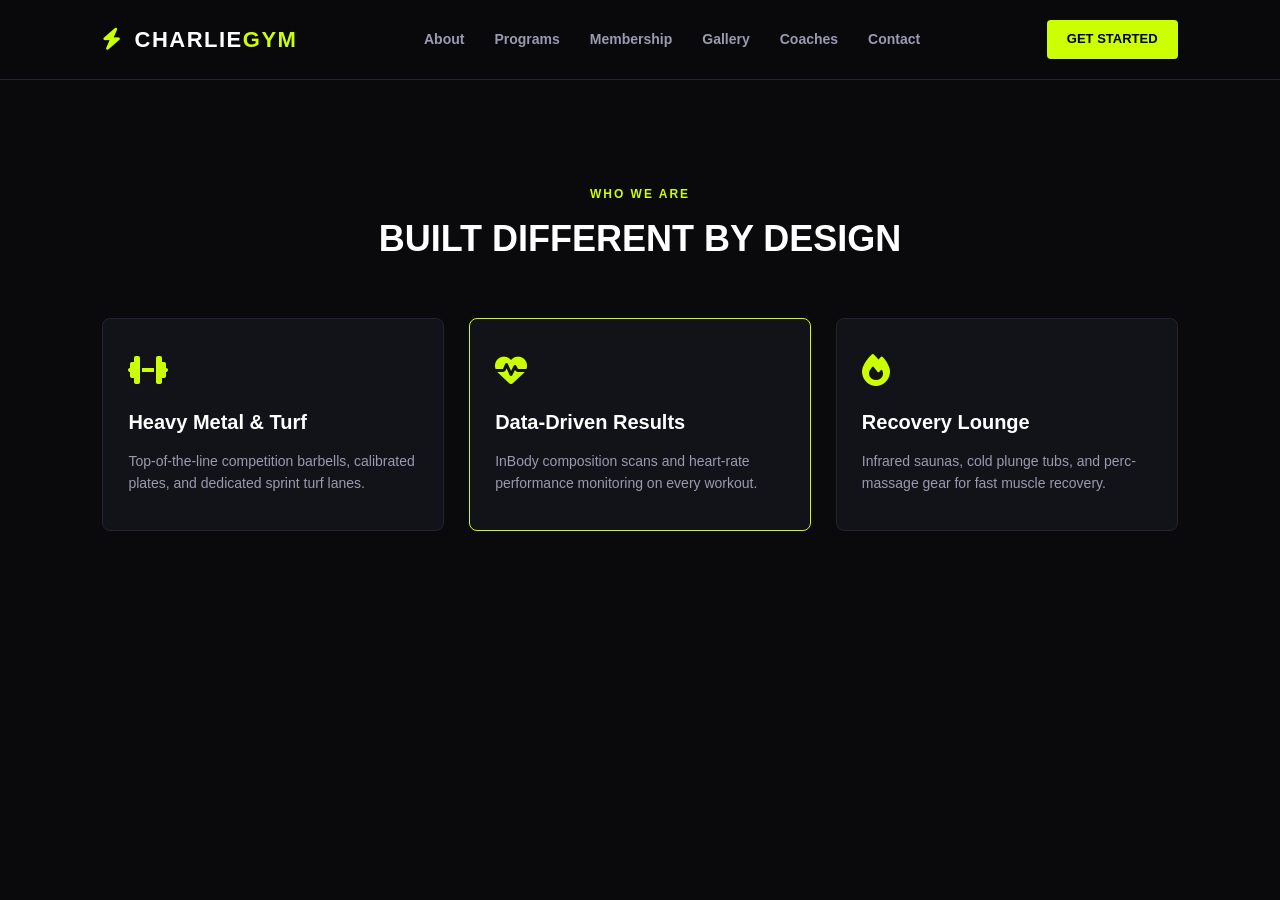
<file: about.html>
<!DOCTYPE html>
<html lang="en">
<head>
    <meta charset="UTF-8">
    <meta name="viewport" content="width=device-width, initial-scale=1.0">
    <title>IRON VAULT - Fitness & Performance</title>
    
    <link rel="stylesheet" href="style.css">
    <link rel="stylesheet" href="https://cdnjs.cloudflare.com/ajax/libs/font-awesome/6.5.2/css/all.min.css">
</head>
<body>

    <!-- NAVIGATION -->
    <nav class="navbar">
        <a href="hero.html" class="logo">
            <i class="fa-solid fa-bolt"></i> CHARLIE<span>GYM</span>
        </a>

        <input type="checkbox" id="menu-toggle" class="menu-toggle">
        <label for="menu-toggle" class="menu-toggle-label" aria-label="Toggle navigation">
            <i class="fa-solid fa-bars"></i>
        </label>

        <div class="nav-links">
            <a href="about.html">About</a>
            <a href="programs.html">Programs</a>
            <a href="Membership.html">Membership</a>
            <a href="gallery.html">Gallery</a>
            <a href="Coaches.html">Coaches</a>
            <a href="contact.html">Contact</a>
        </div>

        <a href="#pricing" class="nav-btn">Get Started</a>
    </nav>

     <!-- ABOUT SECTION -->
    <section id="about" class="about-section">
        <div class="section-title">
            <span>WHO WE ARE</span>
            <h2>BUILT DIFFERENT BY DESIGN</h2>
        </div>

        <div class="about-grid">
            <div class="about-card">
                <i class="fa-solid fa-dumbbell"></i>
                <h3>Heavy Metal & Turf</h3>
                <p>Top-of-the-line competition barbells, calibrated plates, and dedicated sprint turf lanes.</p>
            </div>
            <div class="about-card highlight">
                <i class="fa-solid fa-heart-pulse"></i>
                <h3>Data-Driven Results</h3>
                <p>InBody composition scans and heart-rate performance monitoring on every workout.</p>
            </div>
            <div class="about-card">
                <i class="fa-solid fa-fire"></i>
                <h3>Recovery Lounge</h3>
                <p>Infrared saunas, cold plunge tubs, and perc-massage gear for fast muscle recovery.</p>
            </div>
        </div>
    </section>
    
</body>
</html>
</file>
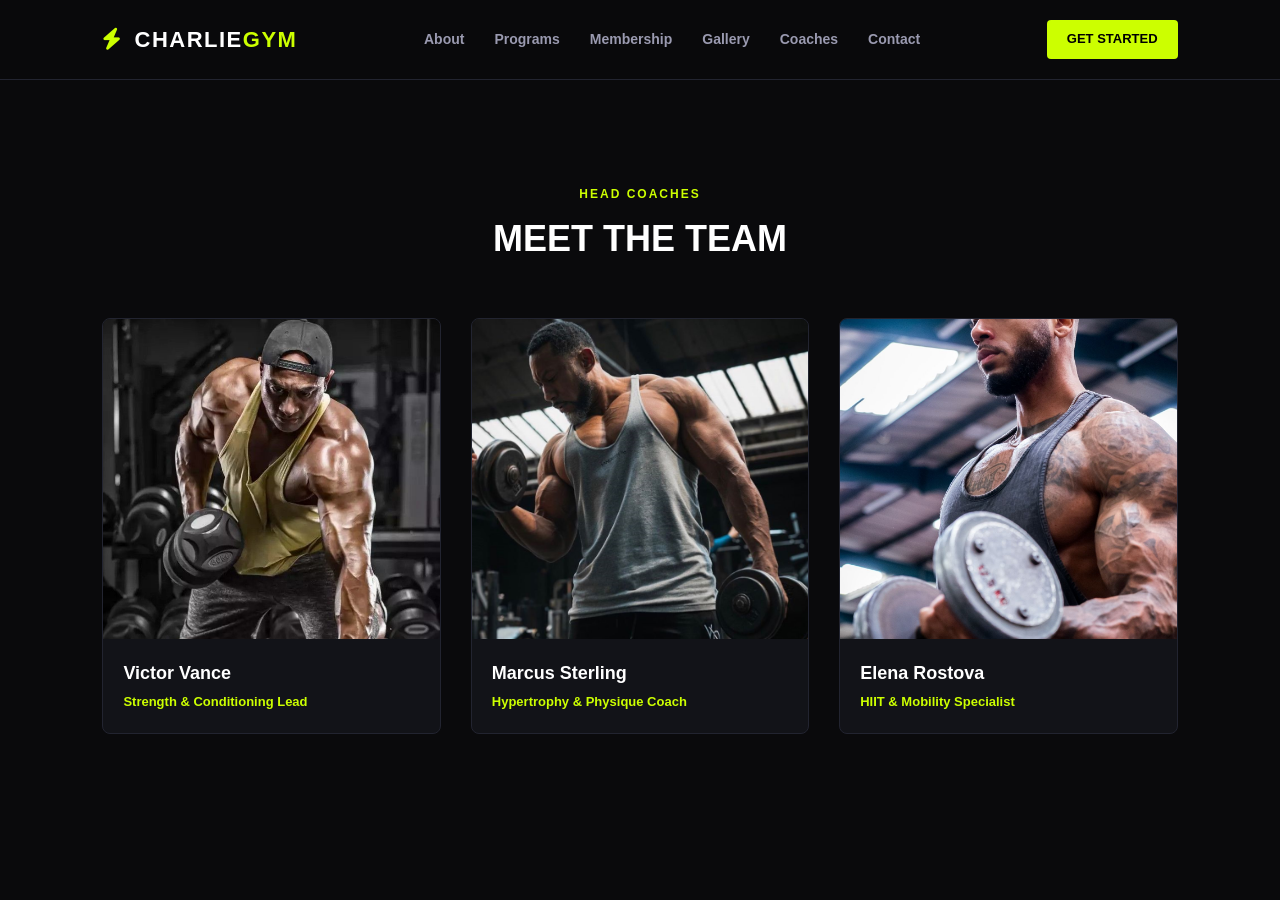
<file: Coaches.html>
<!DOCTYPE html>
<html lang="en">
<head>
    <meta charset="UTF-8">
    <meta name="viewport" content="width=device-width, initial-scale=1.0">
    <title>IRON VAULT - Fitness & Performance</title>
    
    <link rel="stylesheet" href="style.css">
    <link rel="stylesheet" href="https://cdnjs.cloudflare.com/ajax/libs/font-awesome/6.5.2/css/all.min.css">
</head>
<body>

   <!-- NAVIGATION -->
    <nav class="navbar">
        <a href="hero.html" class="logo">
            <i class="fa-solid fa-bolt"></i> CHARLIE<span>GYM</span>
        </a>

        <input type="checkbox" id="menu-toggle" class="menu-toggle">
        <label for="menu-toggle" class="menu-toggle-label" aria-label="Toggle navigation">
            <i class="fa-solid fa-bars"></i>
        </label>

        <div class="nav-links">
            <a href="about.html">About</a>
            <a href="programs.html">Programs</a>
            <a href="Membership.html">Membership</a>
            <a href="gallery.html">Gallery</a>
            <a href="Coaches.html">Coaches</a>
            <a href="contact.html">Contact</a>
        </div>

        <a href="#pricing" class="nav-btn">Get Started</a>
    </nav>

         <!-- COACHES SECTION -->
    <section id="trainers" class="trainers-section">
        <div class="section-title">
            <span>HEAD COACHES</span>
            <h2>MEET THE TEAM</h2>
        </div>

        <div class="trainers-grid">
            <div class="trainer-card">
                <div class="trainer-img">
                    <img src="imagemedia/x10.png" alt="Coach Victor">
                </div>
                <div class="trainer-info">
                    <h3>Victor Vance</h3>
                    <span>Strength & Conditioning Lead</span>
                </div>
            </div>

            <div class="trainer-card">
                <div class="trainer-img">
                    <img src="imagemedia/x11.png" alt="Coach Marcus">
                </div>
                <div class="trainer-info">
                    <h3>Marcus Sterling</h3>
                    <span>Hypertrophy & Physique Coach</span>
                </div>
            </div>

            <div class="trainer-card">
                <div class="trainer-img">
                    <img src="imagemedia/x12.png" alt="Coach Elena">
                </div>
                <div class="trainer-info">
                    <h3>Elena Rostova</h3>
                    <span>HIIT & Mobility Specialist</span>
                </div>
            </div>
        </div>
    </section>
        

    
    
</body>
</html>
</file>
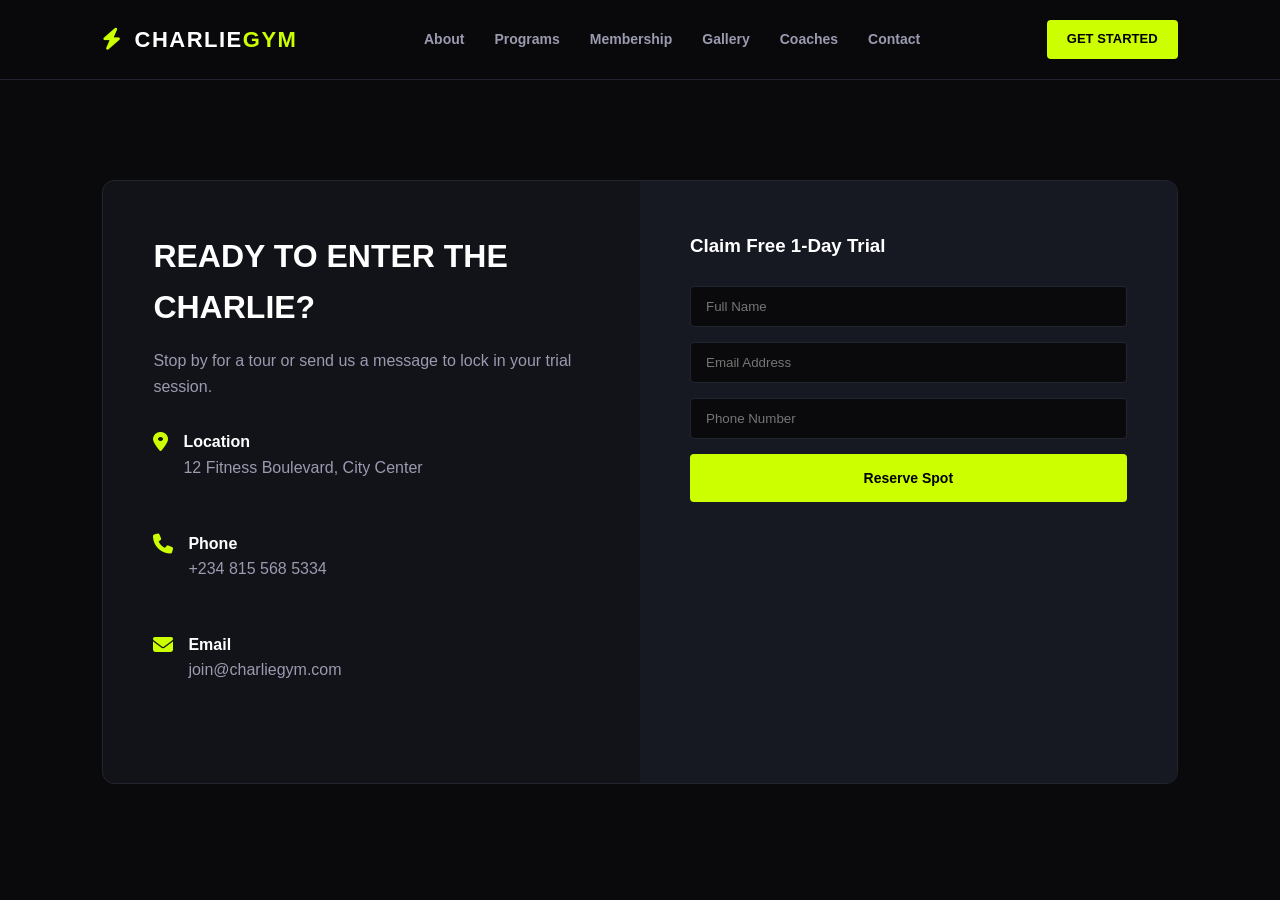
<file: contact.html>
<!DOCTYPE html>
<html lang="en">
<head>
    <meta charset="UTF-8">
    <meta name="viewport" content="width=device-width, initial-scale=1.0">
    <title>IRON VAULT - Fitness & Performance</title>
    
    <link rel="stylesheet" href="style.css">
    <link rel="stylesheet" href="https://cdnjs.cloudflare.com/ajax/libs/font-awesome/6.5.2/css/all.min.css">
</head>
<body>

    <!-- NAVIGATION -->
    <nav class="navbar">
        <a href="hero.html" class="logo">
            <i class="fa-solid fa-bolt"></i> CHARLIE<span>GYM</span>
        </a>

        <input type="checkbox" id="menu-toggle" class="menu-toggle">
        <label for="menu-toggle" class="menu-toggle-label" aria-label="Toggle navigation">
            <i class="fa-solid fa-bars"></i>
        </label>

        <div class="nav-links">
            <a href="about.html">About</a>
            <a href="programs.html">Programs</a>
            <a href="Membership.html">Membership</a>
            <a href="gallery.html">Gallery</a>
            <a href="Coaches.html">Coaches</a>
            <a href="contact.html">Contact</a>
        </div>

        <a href="#pricing" class="nav-btn">Get Started</a>
    </nav>


         <!-- CONTACT SECTION -->
    <section id="contact" class="contact-section">
        <div class="contact-box">
            <div class="contact-info">
                <h2>READY TO ENTER THE CHARLIE?</h2>
                <p>Stop by for a tour or send us a message to lock in your trial session.</p>

                <div class="info-item">
                    <i class="fa-solid fa-location-dot"></i>
                    <div>
                        <strong>Location</strong>
                        <p>12 Fitness Boulevard, City Center</p>
                    </div>
                </div>

                <div class="info-item">
                    <i class="fa-solid fa-phone"></i>
                    <div>
                        <strong>Phone</strong>
                        <p>+234 815 568 5334</p>
                    </div>
                </div>

                <div class="info-item">
                    <i class="fa-solid fa-envelope"></i>
                    <div>
                        <strong>Email</strong>
                        <p>join@charliegym.com</p>
                    </div>
                </div>
            </div>

            <form class="contact-form" onsubmit="event.preventDefault();">
                <h3>Claim Free 1-Day Trial</h3>
                <input type="text" placeholder="Full Name" required>
                <input type="email" placeholder="Email Address" required>
                <input type="tel" placeholder="Phone Number" required>
                <button type="submit" class="btn btn-primary">Reserve Spot</button>
            </form>
        </div>
    </section>

    
    
</body>
</html>
</file>
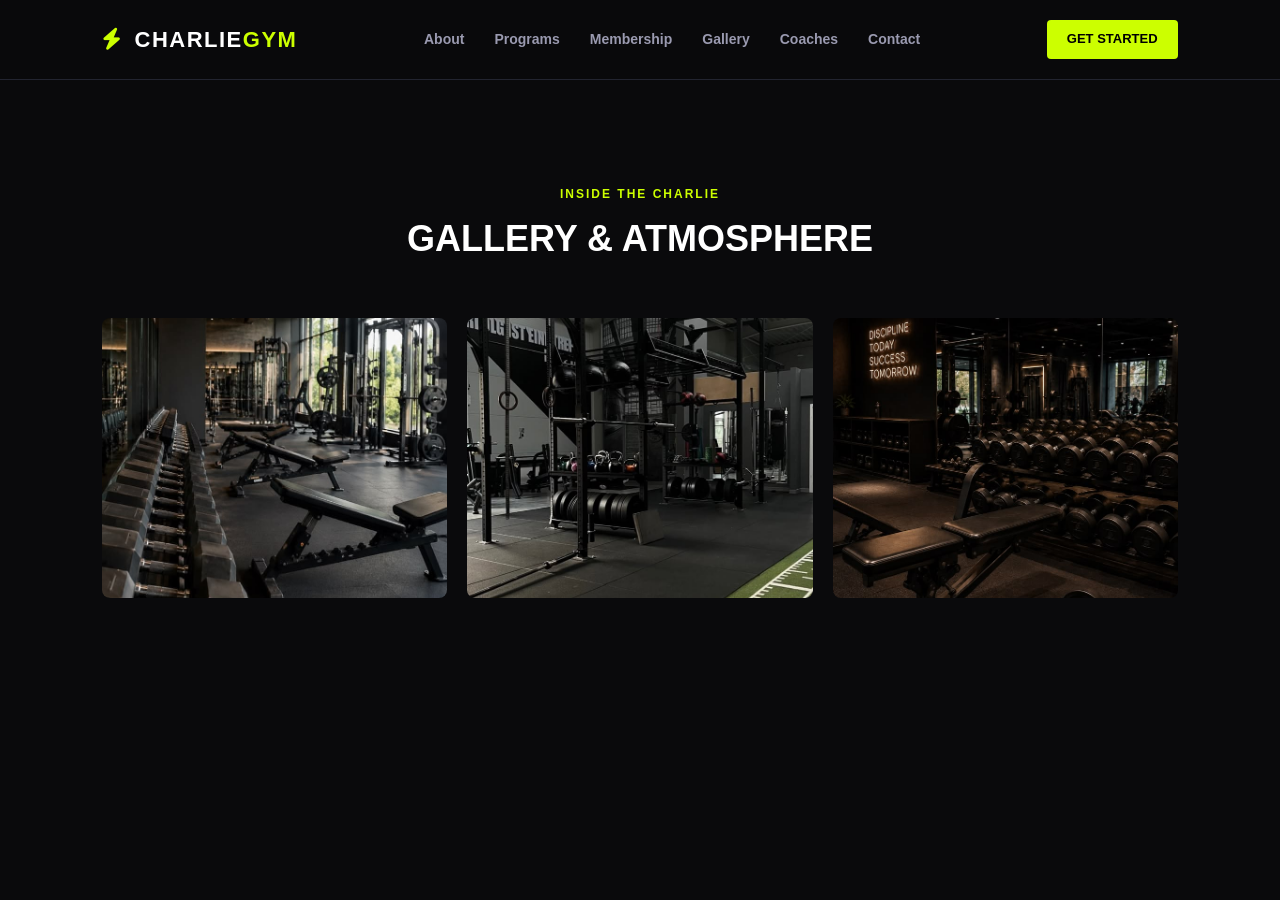
<file: gallery.html>
<!DOCTYPE html>
<html lang="en">
<head>
    <meta charset="UTF-8">
    <meta name="viewport" content="width=device-width, initial-scale=1.0">
    <title>IRON VAULT - Fitness & Performance</title>
    
    <link rel="stylesheet" href="style.css">
    <link rel="stylesheet" href="https://cdnjs.cloudflare.com/ajax/libs/font-awesome/6.5.2/css/all.min.css">
</head>
<body>

    <!-- NAVIGATION -->
    <nav class="navbar">
        <a href="hero.html" class="logo">
            <i class="fa-solid fa-bolt"></i> CHARLIE<span>GYM</span>
        </a>

        <input type="checkbox" id="menu-toggle" class="menu-toggle">
        <label for="menu-toggle" class="menu-toggle-label" aria-label="Toggle navigation">
            <i class="fa-solid fa-bars"></i>
        </label>

        <div class="nav-links">
            <a href="about.html">About</a>
            <a href="programs.html">Programs</a>
            <a href="Membership.html">Membership</a>
            <a href="gallery.html">Gallery</a>
            <a href="Coaches.html">Coaches</a>
            <a href="contact.html">Contact</a>
        </div>

        <a href="#pricing" class="nav-btn">Get Started</a>
    </nav>

         <!-- GALLERY SECTION -->
    <section id="gallery" class="gallery-section">
        <div class="section-title">
            <span>INSIDE THE CHARLIE</span>
            <h2>GALLERY & ATMOSPHERE</h2>
        </div>

        <div class="gallery-grid">
            <div class="gallery-item item-large">
                <img src="imagemedia/x4.png" alt="Gym Floor">
                <div class="overlay"><span>Weight Room</span></div>
            </div>
            <div class="gallery-item">
                <img src="imagemedia/x5.png" alt="Turf Zone">
                <div class="overlay"><span>Sprints & Turf</span></div>
            </div>
            <div class="gallery-item">
                <img src="imagemedia/x7.png" alt="Sauna">
                <div class="overlay"><span>Cold Plunge & Sauna</span></div>
            </div>
        </div>
    </section>

    
    
</body>
</html>
</file>
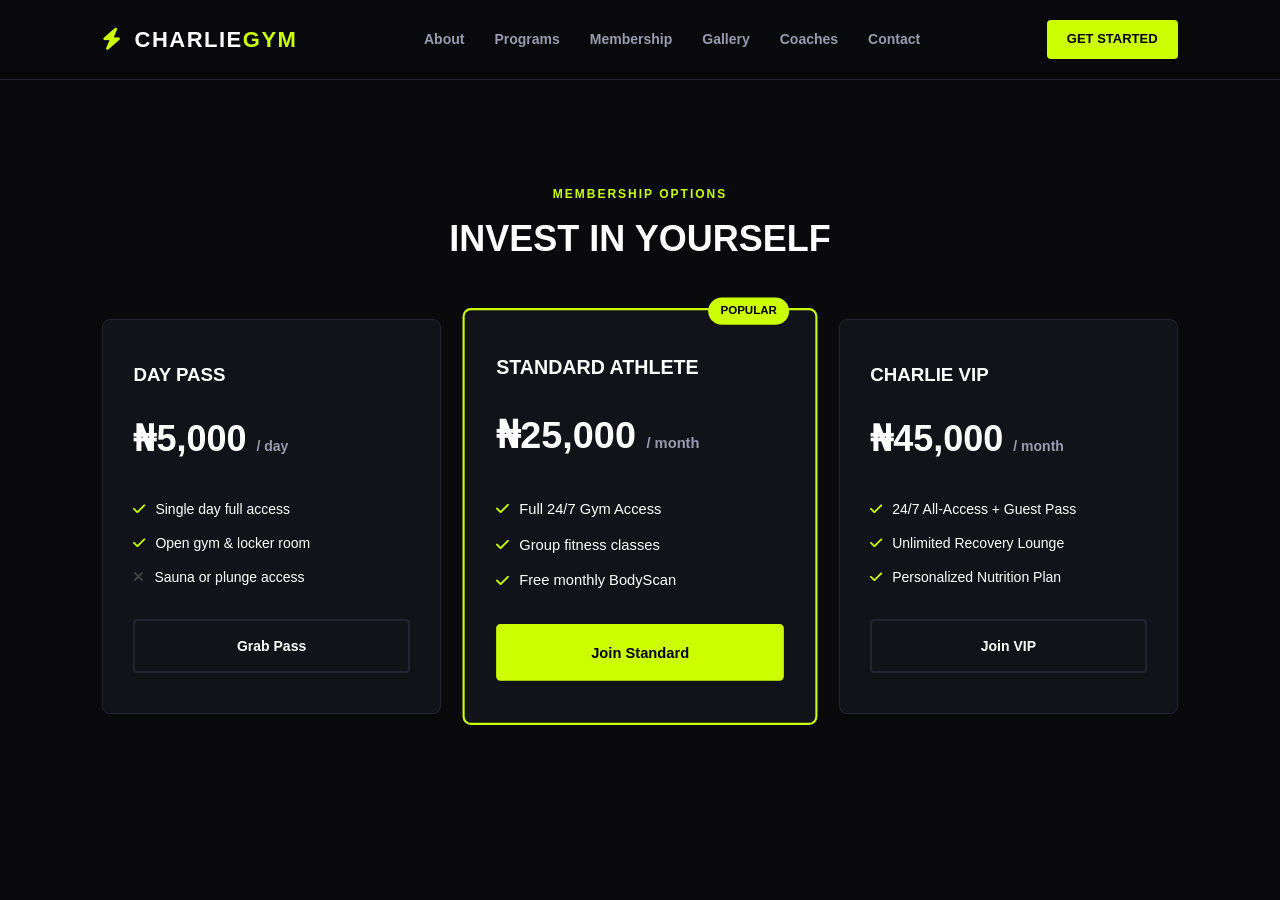
<file: Membership.html>
<!DOCTYPE html>
<html lang="en">
<head>
    <meta charset="UTF-8">
    <meta name="viewport" content="width=device-width, initial-scale=1.0">
    <title>IRON VAULT - Fitness & Performance</title>
    
    <link rel="stylesheet" href="style.css">
    <link rel="stylesheet" href="https://cdnjs.cloudflare.com/ajax/libs/font-awesome/6.5.2/css/all.min.css">
</head>
<body>

   <!-- NAVIGATION -->
    <nav class="navbar">
        <a href="hero.html" class="logo">
            <i class="fa-solid fa-bolt"></i> CHARLIE<span>GYM</span>
        </a>

        <input type="checkbox" id="menu-toggle" class="menu-toggle">
        <label for="menu-toggle" class="menu-toggle-label" aria-label="Toggle navigation">
            <i class="fa-solid fa-bars"></i>
        </label>

        <div class="nav-links">
            <a href="about.html">About</a>
            <a href="programs.html">Programs</a>
            <a href="Membership.html">Membership</a>
            <a href="gallery.html">Gallery</a>
            <a href="Coaches.html">Coaches</a>
            <a href="contact.html">Contact</a>
        </div>

        <a href="#pricing" class="nav-btn">Get Started</a>
    </nav>
        <!-- MEMBERSHIP SECTION -->
    <section id="pricing" class="pricing-section">
        <div class="section-title">
            <span>MEMBERSHIP OPTIONS</span>
            <h2>INVEST IN YOURSELF</h2>
        </div>

        <div class="pricing-grid">
            <div class="pricing-card">
                <h3>DAY PASS</h3>
                <div class="price">₦5,000 <span>/ day</span></div>
                <ul>
                    <li><i class="fa-solid fa-check"></i> Single day full access</li>
                    <li><i class="fa-solid fa-check"></i> Open gym & locker room</li>
                    <li><i class="fa-solid fa-xmark unavailable"></i> Sauna or plunge access</li>
                </ul>
                <a href="#contact" class="btn btn-outline">Grab Pass</a>
            </div>

            <div class="pricing-card featured">
                <div class="badge">POPULAR</div>
                <h3>STANDARD ATHLETE</h3>
                <div class="price">₦25,000 <span>/ month</span></div>
                <ul>
                    <li><i class="fa-solid fa-check"></i> Full 24/7 Gym Access</li>
                    <li><i class="fa-solid fa-check"></i> Group fitness classes</li>
                    <li><i class="fa-solid fa-check"></i> Free monthly BodyScan</li>
                </ul>
                <a href="#contact" class="btn btn-primary">Join Standard</a>
            </div>

            <div class="pricing-card">
                <h3>CHARLIE VIP</h3>
                <div class="price">₦45,000 <span>/ month</span></div>
                <ul>
                    <li><i class="fa-solid fa-check"></i> 24/7 All-Access + Guest Pass</li>
                    <li><i class="fa-solid fa-check"></i> Unlimited Recovery Lounge</li>
                    <li><i class="fa-solid fa-check"></i> Personalized Nutrition Plan</li>
                </ul>
                <a href="#contact" class="btn btn-outline">Join VIP</a>
            </div>
        </div>
    </section>
        

    
    
</body>
</html>
</file>
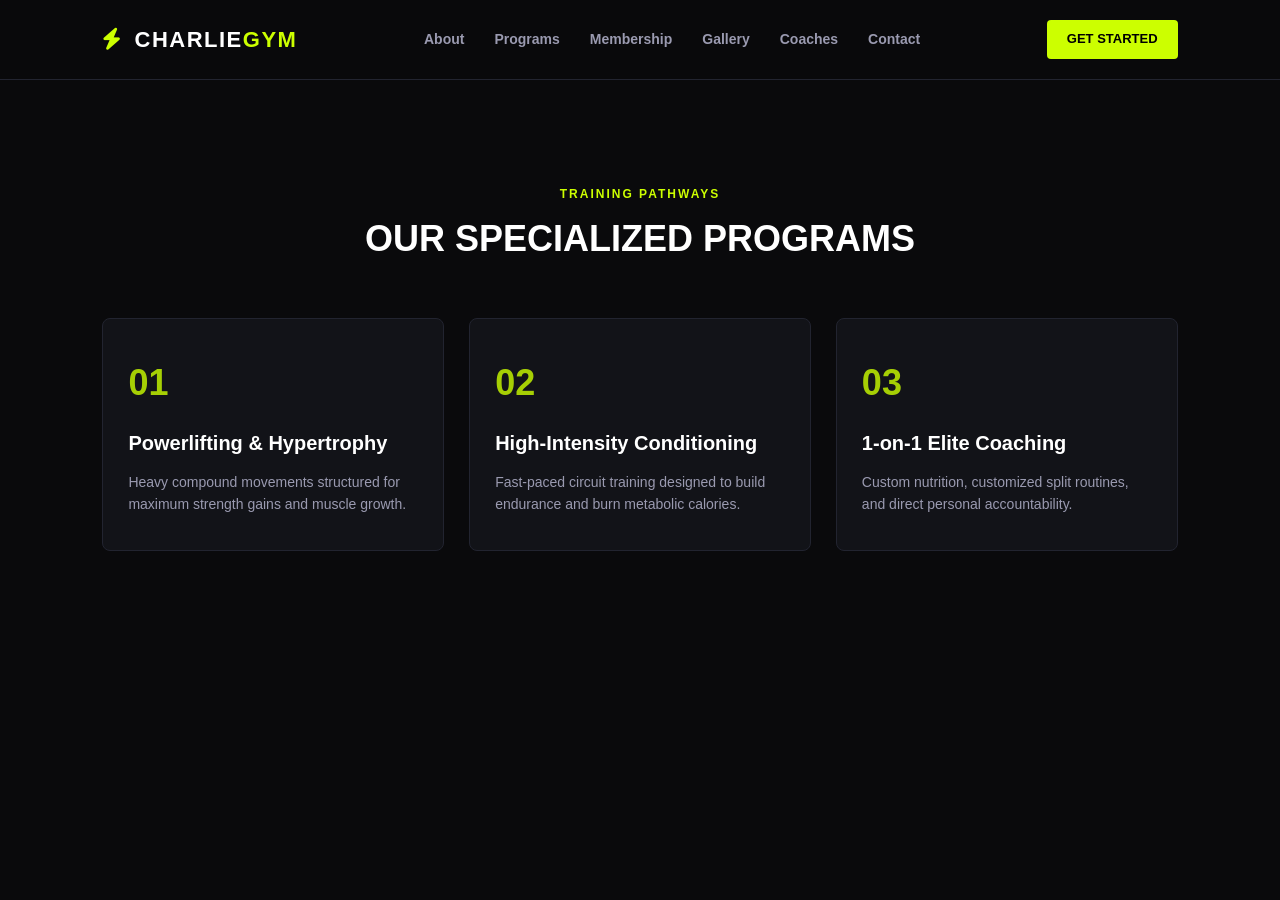
<file: programs.html>
<!DOCTYPE html>
<html lang="en">
<head>
    <meta charset="UTF-8">
    <meta name="viewport" content="width=device-width, initial-scale=1.0">
    <title>IRON VAULT - Fitness & Performance</title>
    
    <link rel="stylesheet" href="style.css">
    <link rel="stylesheet" href="https://cdnjs.cloudflare.com/ajax/libs/font-awesome/6.5.2/css/all.min.css">
</head>
<body>

   <!-- NAVIGATION -->
    <nav class="navbar">
        <a href="hero.html" class="logo">
            <i class="fa-solid fa-bolt"></i> CHARLIE<span>GYM</span>
        </a>

        <input type="checkbox" id="menu-toggle" class="menu-toggle">
        <label for="menu-toggle" class="menu-toggle-label" aria-label="Toggle navigation">
            <i class="fa-solid fa-bars"></i>
        </label>

        <div class="nav-links">
            <a href="about.html">About</a>
            <a href="programs.html">Programs</a>
            <a href="Membership.html">Membership</a>
            <a href="gallery.html">Gallery</a>
            <a href="Coaches.html">Coaches</a>
            <a href="contact.html">Contact</a>
        </div>

        <a href="#pricing" class="nav-btn">Get Started</a>
    </nav>

         <!-- PROGRAMS SECTION -->
    <section id="programs" class="programs-section">
        <div class="section-title">
            <span>TRAINING PATHWAYS</span>
            <h2>OUR SPECIALIZED PROGRAMS</h2>
        </div>

        <div class="program-grid">
            <div class="program-card">
                <div class="program-number">01</div>
                <h3>Powerlifting & Hypertrophy</h3>
                <p>Heavy compound movements structured for maximum strength gains and muscle growth.</p>
            </div>
            <div class="program-card">
                <div class="program-number">02</div>
                <h3>High-Intensity Conditioning</h3>
                <p>Fast-paced circuit training designed to build endurance and burn metabolic calories.</p>
            </div>
            <div class="program-card">
                <div class="program-number">03</div>
                <h3>1-on-1 Elite Coaching</h3>
                <p>Custom nutrition, customized split routines, and direct personal accountability.</p>
            </div>
        </div>
    </section>

    
    
</body>
</html>
</file>
<file: style.css>
/* ==========================================
   GLOBAL RESET & THEME CONFIG (ELECTRIC NEON)
   ========================================== */
* {
    margin: 0;
    padding: 0;
    box-sizing: border-box;
    font-family: 'Segoe UI', Tahoma, Geneva, Verdana, sans-serif;
}

:root {
    --bg-dark: #0a0a0c;
    --card-bg: #121318;
    --accent-neon: #ccff00; /* Neon Lime / Electric Yellow */
    --accent-hover: #b3e600;
    --text-white: #ffffff;
    --text-muted: #9a9ab0;
    --border-color: #222430;
}

html {
    scroll-behavior: none;
    scroll-padding-top: 80px;
}

body {
    background-color: var(--bg-dark);
    color: var(--text-white);
    line-height: 1.6;
}

/* ==========================================
   NAVBAR
   ========================================== */
.navbar {
    display: flex;
    justify-content: space-between;
    align-items: center;
    padding: 20px 8%;
    background-color: rgba(10, 10, 12, 0.95);
    backdrop-filter: blur(10px);
    border-bottom: 1px solid var(--border-color);
    position: sticky;
    top: 0;
    z-index: 1000;
}

.logo {
    font-size: 22px;
    font-weight: 900;
    color: var(--text-white);
    text-decoration: none;
    letter-spacing: 1.5px;
}

.logo i {
    color: var(--accent-neon);
    margin-right: 4px;
}

.logo span {
    color: var(--accent-neon);
}

.nav-links {
    display: flex;
    gap: 30px;
}

.nav-links a {
    color: var(--text-muted);
    text-decoration: none;
    font-size: 14px;
    font-weight: 600;
    transition: color 0.3s ease;
}

.nav-links a:hover {
    color: var(--accent-neon);
}

.nav-btn {
    background-color: var(--accent-neon);
    color: #000;
    padding: 9px 20px;
    text-decoration: none;
    font-size: 13px;
    font-weight: 800;
    border-radius: 4px;
    text-transform: uppercase;
    transition: transform 0.2s ease, background-color 0.2s ease;
}

.nav-btn:hover {
    background-color: var(--accent-hover);
    transform: translateY(-2px);
}

.menu-toggle,
.menu-toggle-label {
    display: none;
}

/* ==========================================
   HERO SECTION
   ========================================== */
.hero-section {
    min-height: calc(100vh - 80px);
    background: linear-gradient(180deg, rgba(10,10,12,0.4) 0%, rgba(10,10,12,1) 100%), 
                url('media/x2.png') center/cover no-repeat;
    display: flex;
    flex-direction: column;
    justify-content: space-between;
    padding: 100px 8% 40px;
}

.hero-content {
    max-width: 750px;
}

.hero-tag {
    color: var(--accent-neon);
    font-size: 13px;
    font-weight: 800;
    letter-spacing: 2px;
}

.hero-content h1 {
    font-size: 58px;
    font-weight: 900;
    line-height: 1.05;
    margin: 15px 0 20px;
    letter-spacing: -1px;
}

.hero-content h1 span {
    color: var(--accent-neon);
}

.hero-content p {
    color: var(--text-muted);
    font-size: 16px;
    margin-bottom: 35px;
    max-width: 550px;
}

.hero-buttons {
    display: flex;
    gap: 15px;
}

.btn {
    padding: 14px 30px;
    font-size: 14px;
    font-weight: 700;
    text-decoration: none;
    border-radius: 4px;
    transition: all 0.3s ease;
    cursor: pointer;
    text-align: center;
}

.btn-primary {
    background-color: var(--accent-neon);
    color: #000;
    border: 2px solid var(--accent-neon);
}

.btn-primary:hover {
    background-color: var(--accent-hover);
    border-color: var(--accent-hover);
}

.btn-outline {
    background: transparent;
    color: var(--text-white);
    border: 2px solid var(--border-color);
}

.btn-outline:hover {
    border-color: var(--accent-neon);
    color: var(--accent-neon);
}

.hero-stats {
    display: grid;
    grid-template-columns: repeat(3, 1fr);
    gap: 20px;
    background: rgba(18, 19, 24, 0.8);
    border: 1px solid var(--border-color);
    padding: 25px 40px;
    border-radius: 8px;
    margin-top: 60px;
    max-width: 800px;
}

.stat-item h2 {
    font-size: 32px;
    color: var(--accent-neon);
    font-weight: 900;
}

.stat-item p {
    color: var(--text-muted);
    font-size: 13px;
}

/* ==========================================
   SECTION TITLES
   ========================================== */
.section-title {
    text-align: center;
    margin-bottom: 50px;
}

.section-title span {
    color: var(--accent-neon);
    font-size: 12px;
    font-weight: 800;
    letter-spacing: 2px;
}

.section-title h2 {
    font-size: 36px;
    font-weight: 900;
    margin-top: 5px;
}

/* ==========================================
   ABOUT & PROGRAMS
   ========================================== */
.about-section, .programs-section, .pricing-section, .gallery-section, .trainers-section, .contact-section {
    padding: 100px 8%;
}

.about-grid, .program-grid {
    display: grid;
    grid-template-columns: repeat(3, 1fr);
    gap: 25px;
}

.about-card, .program-card {
    background-color: var(--card-bg);
    border: 1px solid var(--border-color);
    padding: 35px 25px;
    border-radius: 8px;
    transition: transform 0.3s ease, border-color 0.3s ease;
}

.about-card:hover, .program-card:hover {
    transform: translateY(-6px);
    border-color: var(--accent-neon);
}

.about-card i {
    font-size: 32px;
    color: var(--accent-neon);
    margin-bottom: 20px;
}

.about-card.highlight {
    border-color: var(--accent-neon);
}

.about-card h3, .program-card h3 {
    font-size: 20px;
    margin-bottom: 12px;
}

.about-card p, .program-card p {
    color: var(--text-muted);
    font-size: 14px;
}

.program-number {
    font-size: 36px;
    font-weight: 900;
    color: var(--accent-neon);
    opacity: 0.8;
    margin-bottom: 15px;
}

/* ==========================================
   PRICING
   ========================================== */
.pricing-grid {
    display: grid;
    grid-template-columns: repeat(3, 1fr);
    gap: 30px;
    align-items: center;
}

.pricing-card {
    background-color: var(--card-bg);
    border: 1px solid var(--border-color);
    border-radius: 8px;
    padding: 40px 30px;
    position: relative;
}

.pricing-card.featured {
    border: 2px solid var(--accent-neon);
    transform: scale(1.05);
}

.pricing-card .badge {
    position: absolute;
    top: -12px;
    right: 25px;
    background-color: var(--accent-neon);
    color: #000;
    font-size: 11px;
    font-weight: 900;
    padding: 4px 12px;
    border-radius: 20px;
}

.price {
    font-size: 36px;
    font-weight: 900;
    margin: 20px 0 30px;
}

.price span {
    font-size: 14px;
    color: var(--text-muted);
}

.pricing-card ul {
    list-style: none;
    margin-bottom: 30px;
}

.pricing-card li {
    font-size: 14px;
    margin-bottom: 12px;
    display: flex;
    align-items: center;
    gap: 10px;
}

.pricing-card li i {
    color: var(--accent-neon);
}

.pricing-card li i.unavailable {
    color: #444;
}

.pricing-card .btn {
    display: block;
    width: 100%;
}

/* ==========================================
   GALLERY
   ========================================== */
.gallery-grid {
    display: grid;
    grid-template-columns: repeat(3, 1fr);
    gap: 20px;
}

.gallery-item {
    position: relative;
    border-radius: 8px;
    overflow: hidden;
    height: 280px;
}

.gallery-item img {
    width: 100%;
    height: 100%;
    object-fit: cover;
    transition: transform 0.4s ease;
}

.gallery-item:hover img {
    transform: scale(1.08);
}

.gallery-item .overlay {
    position: absolute;
    inset: 0;
    background: rgba(0, 0, 0, 0.6);
    display: flex;
    justify-content: center;
    align-items: center;
    opacity: 0;
    transition: opacity 0.3s ease;
}

.gallery-item:hover .overlay {
    opacity: 1;
}

.gallery-item .overlay span {
    font-weight: 800;
    letter-spacing: 1px;
    color: var(--accent-neon);
}

/* ==========================================
   TRAINERS
   ========================================== */
.trainers-grid {
    display: grid;
    grid-template-columns: repeat(3, 1fr);
    gap: 30px;
}

.trainer-card {
    background-color: var(--card-bg);
    border-radius: 8px;
    overflow: hidden;
    border: 1px solid var(--border-color);
}

.trainer-img {
    height: 320px;
}

.trainer-img img {
    width: 100%;
    height: 100%;
    object-fit: cover;
}

.trainer-info {
    padding: 20px;
}

.trainer-info h3 {
    font-size: 18px;
}

.trainer-info span {
    color: var(--accent-neon);
    font-size: 13px;
    font-weight: 600;
}

/* ==========================================
   CONTACT
   ========================================== */
.contact-box {
    display: grid;
    grid-template-columns: 1fr 1fr;
    background-color: var(--card-bg);
    border-radius: 12px;
    border: 1px solid var(--border-color);
    overflow: hidden;
}

.contact-info {
    padding: 50px;
}

.contact-info h2 {
    font-size: 32px;
    margin-bottom: 15px;
}

.contact-info p {
    color: var(--text-muted);
    margin-bottom: 30px;
}

.info-item {
    display: flex;
    gap: 15px;
    margin-bottom: 20px;
}

.info-item i {
    color: var(--accent-neon);
    font-size: 20px;
    margin-top: 3px;
}

.contact-form {
    background-color: #171922;
    padding: 50px;
    display: flex;
    flex-direction: column;
    gap: 15px;
}

.contact-form h3 {
    margin-bottom: 10px;
}

.contact-form input {
    background-color: var(--bg-dark);
    border: 1px solid var(--border-color);
    padding: 12px 15px;
    color: #fff;
    border-radius: 4px;
    outline: none;
}

.contact-form input:focus {
    border-color: var(--accent-neon);
}

/* ==========================================
   FOOTER
   ========================================== */
.site-footer {
    display: flex;
    justify-content: space-between;
    align-items: center;
    padding: 30px 8%;
    border-top: 1px solid var(--border-color);
    color: var(--text-muted);
    font-size: 13px;
}

.footer-socials {
    display: flex;
    gap: 20px;
}

.footer-socials a {
    color: var(--text-muted);
    font-size: 16px;
    transition: color 0.3s ease;
}

.footer-socials a:hover {
    color: var(--accent-neon);
}

/* ==========================================
   RESPONSIVE DESIGN
   ========================================== */
@media (max-width: 992px) {
    .about-grid, .program-grid, .pricing-grid, .gallery-grid, .trainers-grid {
        grid-template-columns: 1fr;
    }

    .contact-box {
        grid-template-columns: 1fr;
    }

    .pricing-card.featured {
        transform: scale(1);
    }

    .hero-content h1 {
        font-size: 42px;
    }

    .hero-stats {
        grid-template-columns: 1fr;
        text-align: center;
    }
}

@media (max-width: 768px) {
    .navbar {
        padding: 16px 5%;
        flex-wrap: wrap;
    }

    .menu-toggle-label {
        display: flex;
        align-items: center;
        justify-content: center;
        width: 42px;
        height: 42px;
        color: var(--text-white);
        font-size: 22px;
        cursor: pointer;
        border: 1px solid var(--border-color);
        border-radius: 4px;
    }

    .menu-toggle-label:hover {
        color: var(--accent-neon);
        border-color: var(--accent-neon);
    }

    .nav-links,
    .nav-btn {
        display: none;
    }

    .menu-toggle:checked ~ .nav-links,
    .menu-toggle:checked ~ .nav-btn {
        display: flex;
    }

    .nav-links {
        order: 3;
        width: 100%;
        flex-direction: column;
        gap: 0;
        padding-top: 12px;
    }

    .nav-links a {
        padding: 12px 0;
        border-top: 1px solid var(--border-color);
    }

    .nav-btn {
        order: 4;
        width: 100%;
        margin-top: 12px;
        text-align: center;
    }

    .hero-section {
        min-height: auto;
        padding: 72px 5% 30px;
    }

    .hero-content h1 {
        font-size: clamp(34px, 10vw, 42px);
    }

    .hero-content p {
        font-size: 15px;
    }

    .hero-buttons {
        flex-direction: column;
    }

    .btn {
        width: 100%;
    }

    .hero-stats {
        padding: 20px;
        margin-top: 45px;
    }

    .about-section, .programs-section, .pricing-section, .gallery-section, .trainers-section, .contact-section {
        padding: 65px 5%;
    }

    .section-title {
        margin-bottom: 32px;
    }

    .section-title h2 {
        font-size: clamp(26px, 8vw, 36px);
    }

    .contact-info,
    .contact-form {
        padding: 30px 24px;
    }

    .contact-info h2 {
        font-size: 26px;
    }

    .site-footer {
        padding: 24px 5%;
        flex-direction: column;
        gap: 16px;
        text-align: center;
    }
}
</file>
